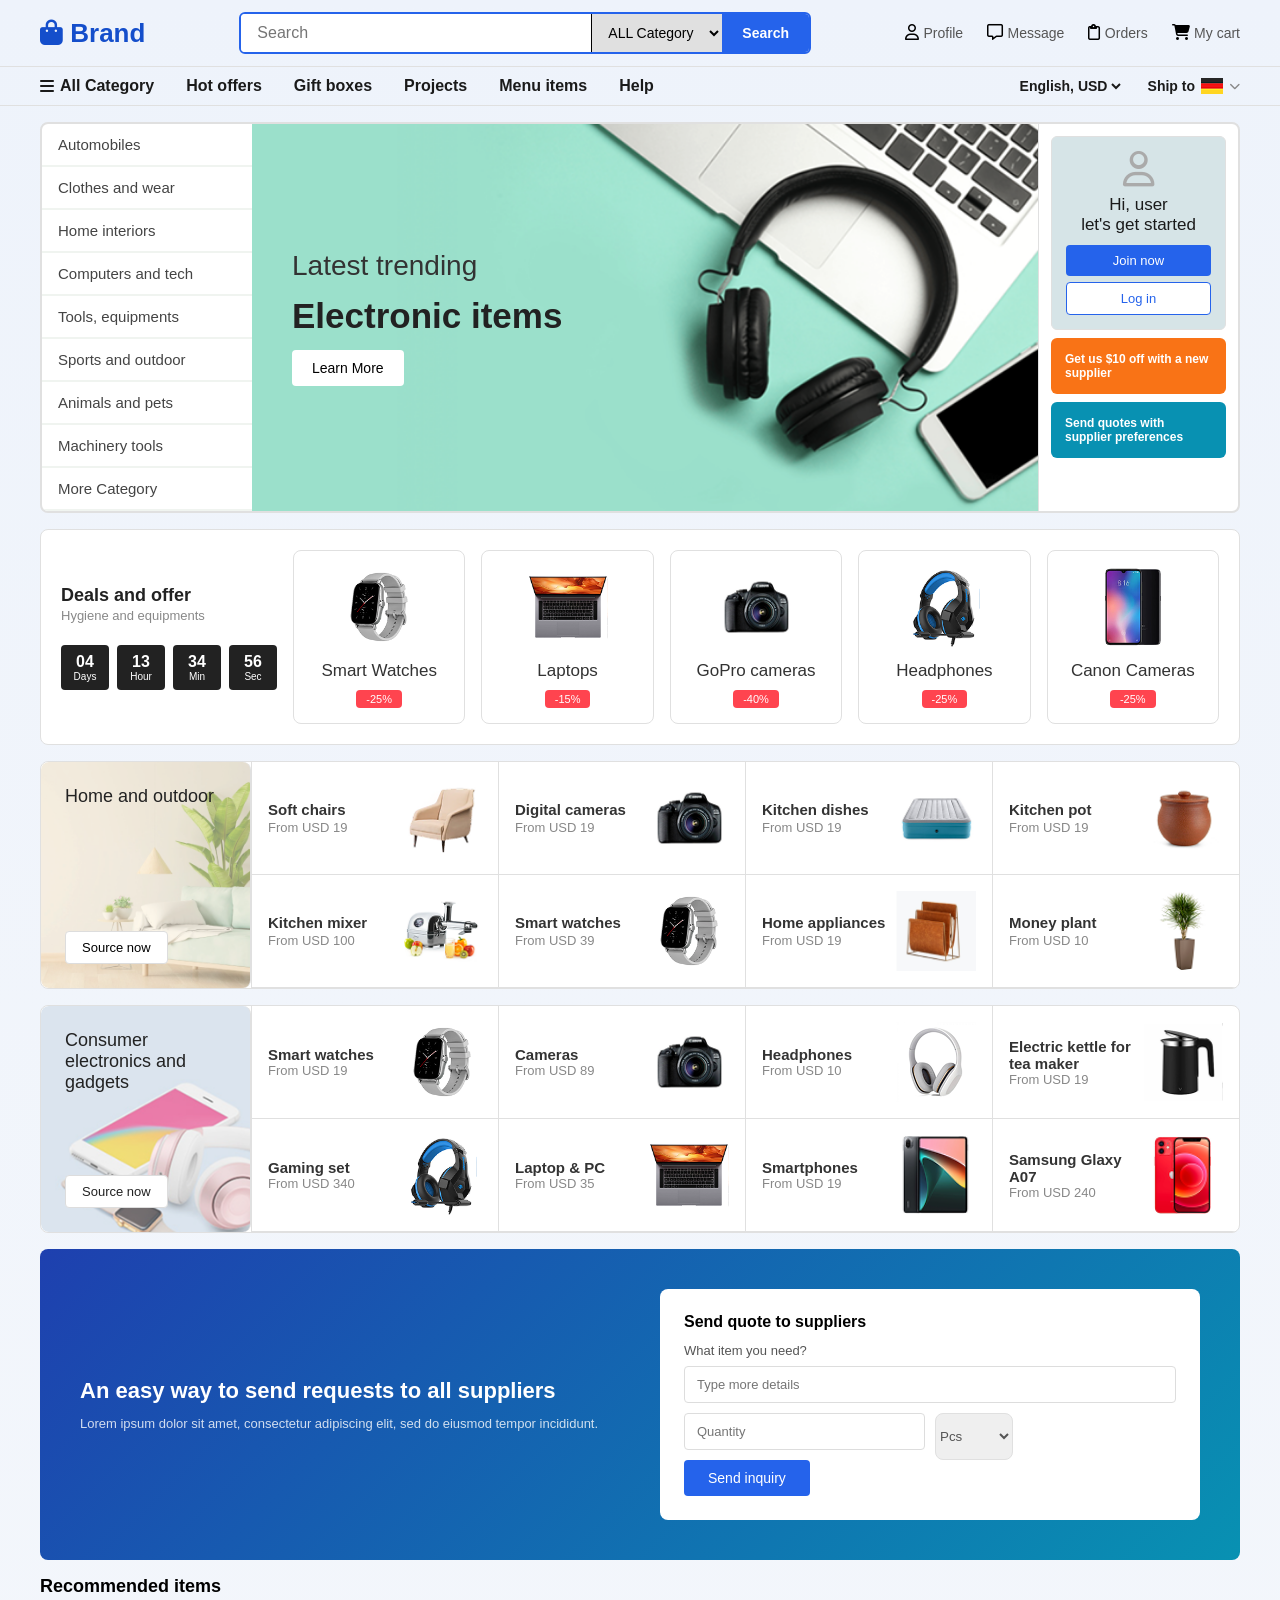
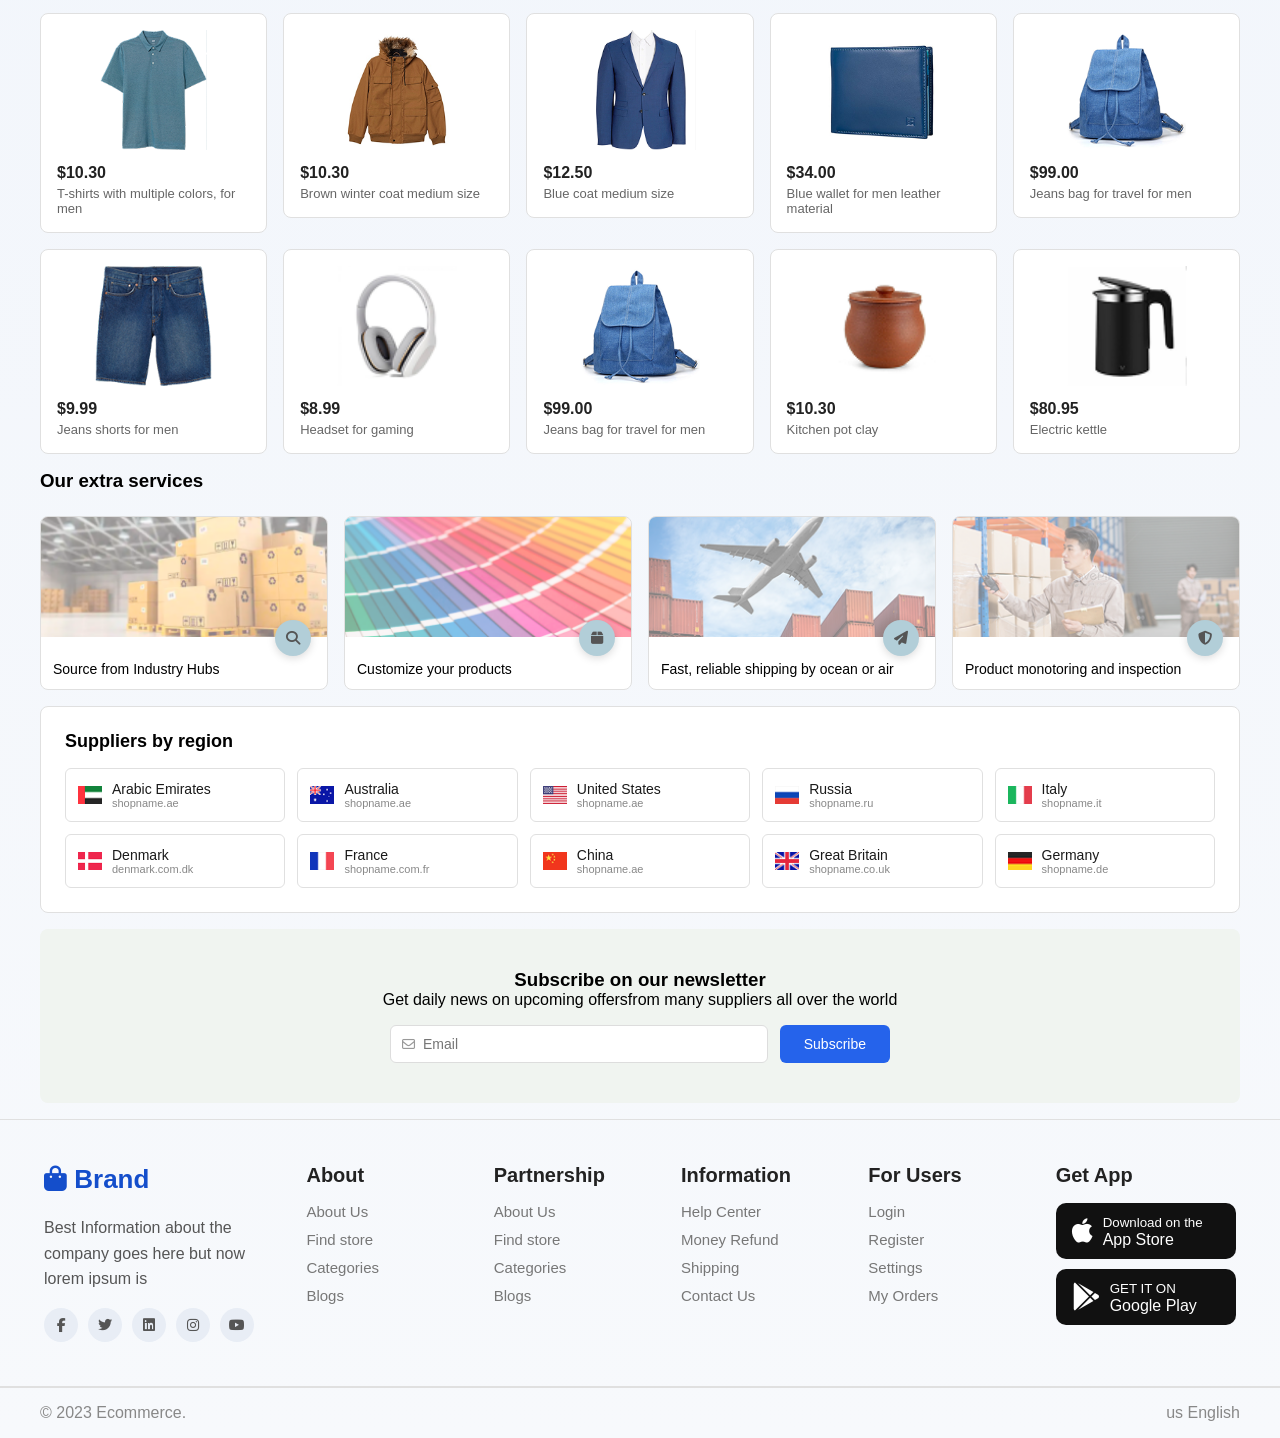
<file: index.html>
<!DOCTYPE html>
<html lang="en">

<head>
    <meta charset="UTF-8">
    <meta name="viewport" content="width=device-width, initial-scale=1.0">
    <title>Ecommerece - Brand</title>
    <link rel="stylesheet" href="https://cdnjs.cloudflare.com/ajax/libs/font-awesome/6.5.0/css/all.min.css" />
    <link rel="stylesheet" href="style.css" />
</head>

<body>
    <header>
        <!--row 1 -->
        <div class="top_bar">

            <!-- logo -->
            <a href="index.html" style="text-decoration:none; color:inherit;">
                <div class="logo">
                    <i class="fa-solid fa-bag-shopping"></i>
                    <span> Brand </span>
                </div>
            </a>
            <!--search  bar-->
            <div class="Search_bar">
                <input type="text" placeholder="Search" />
                <select>
                    <option>ALL Category</option>
                </select>
                <button>Search</button>
            </div>

            <div class="top-icons">
                <div class="icon-item">
                    <i class="fa-regular fa-user"></i>
                    <span>Profile</span>
                </div>
                <div class="icon-item">
                    <i class="fa-regular fa-message"></i>
                    <span>Message</span>
                </div>
                <div class="icon-item">
                    <i class="fa-regular fa-clipboard"></i>
                    <span>Orders</span>
                </div>
                <div class="icon-item">
                    <i class="fa-solid fa-cart-shopping"></i>
                    <span>My cart</span>
                </div>
            </div>
        </div>
        <!--ROw 2-->
        <nav class="navbar">
            <div class="nav-all-category" onclick="toggleDropdown()">
                <i class="fa-solid fa-bars"></i> All Category
                <div class="category-dropdown" id="categoryDropdown">
                    <a href="#">Electronics</a>
                    <a href="#">Clothing</a>
                    <a href="#">Home & Garden</a>
                    <a href="#">Sports</a>
                    <a href="#">Toys</a>
                </div>
            </div>

            <a href="#">Hot offers</a>
            <a href="#">Gift boxes</a>
            <a href="#">Projects</a>
            <a href="#">Menu items</a>
            <a href="#">Help</a>

            <div class="nav-right">
                <select>
                    <option>English, USD</option>
                </select>
                <span class="ship-to">
                    Ship to
                    <img src="images/DE@2x.png" alt="Germany" class="flag-icon" />
                    <i class="fa-solid fa-chevron-down"></i>
                </span>

            </div>

        </nav>
    </header>

    <main>
        <section class="hero">
            <div class="hero-categories">
                <ul>
                    <li>Automobiles</li>
                    <li>Clothes and wear</li>
                    <li>Home interiors</li>
                    <li>Computers and tech</li>
                    <li>Tools, equipments</li>
                    <li>Sports and outdoor</li>
                    <li>Animals and pets</li>
                    <li>Machinery tools</li>
                    <li>More Category</li>
                </ul>
            </div>
            <!--Middle banner-->
            <div class="hero-banner">
                <h2>Latest trending</h2>
                <h1>Electronic items</h1>
                <button class="learn-btn">Learn More</button>
            </div>
            <!--Right login + Offers-->
            <div class="hero-right">
                <div class="login-box">
                    <i class="fa-regular fa-user user-icon"></i>
                    <p>Hi, user</p>
                    <p>let's get started</p>
                    <button class="join-btn">Join now</button>
                    <button class="log-btn">Log in</button>
                </div>
                <div class="offer-box">
                    <p>Get us $10 off with a new supplier</p>
                </div>
                <div class="offer-box-teal">
                    <p>Send quotes with supplier preferences</p>
                </div>
            </div>


        </section>
        <!--Deals and offer-->
        <section class="Deals-section">
            <div class="deals-grid-wrapper">
                <div class="deals-header-compact">
                    <div>
                        <h3>Deals and offer</h3>
                        <p>Hygiene and equipments</p>
                    </div>
                    <div class="timer">
                        <div class="timer-box">04<small>Days</small></div>
                        <div class="timer-box">13<small>Hour</small></div>
                        <div class="timer-box">34<small>Min</small></div>
                        <div class="timer-box">56<small>Sec</small></div>
                    </div>
                </div>
                <div class="deal-card">
                    <img src="images/8.png" alt="Smart watches" />
                    <p>Smart Watches</p>
                    <span class="discount-badge">-25%</span>
                </div>

                <div class="deal-card">
                    <img src="images/image 34.png" alt="Laptops" />
                    <p>Laptops</p>
                    <span class="discount-badge">-15%</span>
                </div>

                <div class="deal-card">
                    <img src="images/6.png" alt="GoPro cameras" />
                    <p>GoPro cameras</p>
                    <span class="discount-badge">-40%</span>
                </div>

                <div class="deal-card">
                    <img src="images/image 29.png" alt="Headphones" />
                    <p>Headphones</p>
                    <span class="discount-badge">-25%</span>
                </div>

                <div class="deal-card">
                    <img src="images/image 23.png" alt="Canon cameras" />
                    <p>Canon Cameras</p>
                    <span class="discount-badge">-25%</span>
                </div>

            </div>

        </section>
        <!--Home and Category section-->
        <section class="category-section">
            <div class="category-left"
                style="background-image: url('images/Group 969.png'); background-size: cover; background-position: center; padding: 24px; border-radius: 8px; height: 100%; display: flex; flex-direction: column; justify-content: space-between;">
                <h3 style="color: #222; font-weight: 500; font-size: 18px;">Home and outdoor</h3>
                <a href="products.html" class="source-btn"
                    style="text-decoration:none; display:inline-block; width: fit-content; color: black;font-weight: 500;">Source
                    now</a>
            </div>
            <div class="category-grid">
                <div class="category-item">
                    <div>
                        <p>Soft chairs</p>
                        <small>From USD 19</small>
                    </div>
                    <img src="images/1.png" alt="chair" />
                </div>

                <div class="category-item">
                    <div>
                        <p>Digital cameras</p>
                        <small>From USD 19</small>
                    </div>
                    <img src="images/6.png" alt="sofa" />
                </div>

                <div class="category-item">
                    <div>
                        <p>Kitchen dishes</p>
                        <small>From USD 19</small>
                    </div>
                    <img src="images/image 93.png" alt="dishes" />
                </div>

                <div class="category-item">
                    <div>
                        <p>Kitchen pot</p>
                        <small>From USD 19</small>
                    </div>
                    <img src="images/3.png" alt="watch" />
                </div>

                <div class="category-item">
                    <div>
                        <p>Kitchen mixer</p>
                        <small>From USD 100</small>
                    </div>
                    <img src="images/9.png" alt="mixer" />
                </div>


                <div class="category-item">
                    <div>
                        <p>Smart watches</p>
                        <small>From USD 39</small>
                    </div>
                    <img src="images/8.png" alt="chair" />
                </div>


                <div class="category-item">
                    <div>
                        <p>Home appliances</p>
                        <small>From USD 19</small>
                    </div>
                    <img src="images/7.png" alt="chair" />
                </div>


                <div class="category-item">
                    <div>
                        <p>Money plant</p>
                        <small>From USD 10</small>
                    </div>
                    <img src="images/image 89.png" alt="chair" />
                </div>








            </div>

        </section>

        <!--Consumer Electric and Gadgets section-->
        <section class="consumer-section">
            <div class="consumner-left"
                style="background-image: url('images/image 98.png'); background-size: cover; background-position: center; padding: 24px; border-radius: 8px; height: 100%; display: flex; flex-direction: column; justify-content: space-between;">
                <h3 style="color: #222; font-weight: 500; font-size: 18px;">Consumer electronics and gadgets</h3>
                <a href="products.html" class="source-btn"
                    style="text-decoration:none; display:inline-block; width: fit-content;font-weight: 500;">Source
                    now</a>
            </div>
            <div class="consumer-grid">
                <div class="consumer-item">
                    <div>
                        <p>Smart watches</p>
                        <small>From USD 19</small>
                    </div>
                    <img src="images/8.png" alt="Camera" />
                </div>

                <div class="consumer-item">
                    <div>
                        <p>Cameras</p>
                        <small>From USD 89</small>
                    </div>
                    <img src="images/6.png" alt="Camera" />
                </div>

                <div class="consumer-item">
                    <div>
                        <p>Headphones</p>
                        <small>From USD 10</small>
                    </div>
                    <img src="images/image 86.png" alt="Headphones" />
                </div>

                <div class="consumer-item">
                    <div>
                        <p>Electric kettle for tea maker</p>
                        <small>From USD 19</small>
                    </div>
                    <img src="images/image 85.png" alt="Camera" />
                </div>

                <div class="consumer-item">
                    <div>
                        <p>Gaming set</p>
                        <small>From USD 340</small>
                    </div>
                    <img src="images/image 29.png" alt="Camera" />
                </div>

                <div class="consumer-item">
                    <div>
                        <p>Laptop & PC</p>
                        <small>From USD 35</small>
                    </div>
                    <img src="images/image 34.png" alt="Camera" />
                </div>

                <div class="consumer-item">
                    <div>
                        <p>Smartphones</p>
                        <small>From USD 19</small>
                    </div>
                    <img src="images/image 32.png" alt="Camera" />
                </div>

                <div class="consumer-item">
                    <div>
                        <p>Samsung Glaxy A07</p>
                        <small>From USD 240</small>
                    </div>
                    <img src="images/image 33.png" alt="Camera" />
                </div>
            </div>
        </section>

        <!--Quote section-->
        <!-- Send Quote Section -->
        <section class="quote-section">
            <div class="quote-left">
                <h3>An easy way to send requests to all suppliers</h3>
                <p>Lorem ipsum dolor sit amet, consectetur adipiscing elit, sed do eiusmod tempor incididunt.</p>
            </div>
            <div class="quote-right">
                <h4>Send quote to suppliers</h4>
                <p>What item you need?</p>
                <input type="text" placeholder="Type more details" />
                <div class="quote-row">
                    <input type="text" placeholder="Quantity" />
                    <select>
                        <option>Pcs</option>
                    </select>
                </div>
                <button class="send-btn">Send inquiry</button>
            </div>
        </section>

        <!--Recommended items-->
        <section class="recommended">
            <h3>Recommended items</h3>
            <div class="product-grid">
                <a href="product-detail.html" style="text-decoration: none; color: inherit;">
                    <div class="product-card">
                        <img src="images/Bitmap.png" alt="" />
                        <div class="price">$10.30</div>
                        <div class="pname">T-shirts with multiple colors, for men</div>
                    </div>
                </a>
                <a href="product-detail.html" style="text-decoration: none; color: inherit;">
                    <div class="product-card">
                        <img src="images/2 1.png" alt="" />
                        <div class="price">$10.30</div>
                        <div class="pname">Brown winter coat medium size</div>
                    </div>
                </a>
                <a href="product-detail.html" style="text-decoration: none; color: inherit;">
                    <div class="product-card">
                        <img src="images/image 30.png" alt="" />
                        <div class="price">$12.50</div>
                        <div class="pname">Blue coat medium size</div>
                    </div>
                </a>
                <a href="product-detail.html" style="text-decoration: none; color: inherit;">
                    <div class="product-card">
                        <img src="images/image 24.png" alt="" />
                        <div class="price">$34.00</div>
                        <div class="pname">Blue wallet for men leather material</div>
                    </div>
                </a>
                <a href="product-detail.html" style="text-decoration: none; color: inherit;">
                    <div class="product-card">
                        <img src="images/image 26.png" alt="" />
                        <div class="price">$99.00</div>
                        <div class="pname">Jeans bag for travel for men</div>
                    </div>
                </a>
                <a href="product-detail.html" style="text-decoration: none; color: inherit;">
                    <div class="product-card">
                        <img src="images/Bitmap (2).png" alt="" />
                        <div class="price">$9.99</div>
                        <div class="pname">Jeans shorts for men</div>
                    </div>
                </a>
                <a href="product-detail.html" style="text-decoration: none; color: inherit;">
                    <div class="product-card">
                        <img src="images/image 86.png" alt="" />
                        <div class="price">$8.99</div>
                        <div class="pname">Headset for gaming</div>
                    </div>
                </a>
                <a href="product-detail.html" style="text-decoration: none; color: inherit;">
                    <div class="product-card">
                        <img src="images/image 26.png" alt="" />
                        <div class="price">$99.00</div>
                        <div class="pname">Jeans bag for travel for men</div>
                    </div>
                </a>
                <a href="product-detail.html" style="text-decoration: none; color: inherit;">
                    <div class="product-card">
                        <img src="images/3.png" alt="" />
                        <div class="price">$10.30</div>
                        <div class="pname">Kitchen pot clay</div>
                    </div>
                </a>
                <a href="product-detail.html" style="text-decoration: none; color: inherit;">
                    <div class="product-card">
                        <img src="images/image 85.png" alt="" />
                        <div class="price">$80.95</div>
                        <div class="pname">Electric kettle</div>
                    </div>
                </a>



            </div>

        </section>

        <!--EXtra service section-->
        <section class="services-section">
            <div class="service-heading">
                <h3>Our extra services</h3>
            </div>
            <div class="service-item">
                <div class="service-img-wrap">
                    <img src="images/box.png" alt="service" />
                    <div class="service-icon"><i class="fa-solid fa-magnifying-glass"></i></div>
                </div>
                <p>Source from Industry Hubs</p>
            </div>
            <div class="service-item">
                <div class="service-img-wrap">
                    <img src="images/Mask group (1).png" alt="service" />
                    <div class="service-icon"><i class="fa-solid fa-box"></i></div>
                </div>
                <p>Customize your products</p>
            </div>
            <div class="service-item">
                <div class="service-img-wrap">
                    <img src="images/image 106.png" alt="service" />
                    <div class="service-icon"><i class="fa-solid fa-paper-plane"></i></div>
                </div>
                <p>Fast, reliable shipping by ocean or air</p>
            </div>
            <div class="service-item">
                <div class="service-img-wrap">
                    <img src="images/image 107.png" alt="service" />
                    <div class="service-icon"><i class="fa-solid fa-shield-halved"></i></div>
                </div>
                <p>Product monotoring and inspection</p>
            </div>
        </section>
        <!--Suppliers by region-->
        <section class="suppliers-section">
            <h3>Suppliers by region</h3>
            <div class="suppliers-grid">
                <div class="supplier-item">
                    <img src="images/AE@2x.png" alt="UAE" />
                    <div>
                        <p>Arabic Emirates</p>
                        <small>shopname.ae</small>
                    </div>
                </div>
                <div class="supplier-item">
                    <img src="images/icon.png" alt="Australia" />
                    <div>
                        <p>Australia</p>
                        <small>shopname.ae</small>
                    </div>
                </div>
                <div class="supplier-item">
                    <img src="images/US@2x.png" alt="USA" />
                    <div>
                        <p>United States</p>
                        <small>shopname.ae</small>
                    </div>
                </div>
                <div class="supplier-item">
                    <img src="images/RU@2x.png" alt="Russia" />
                    <div>
                        <p>Russia</p>
                        <small>shopname.ru</small>
                    </div>
                </div>
                <div class="supplier-item">
                    <img src="images/IT@2x.png" alt="Italy" />
                    <div>
                        <p>Italy</p>
                        <small>shopname.it</small>
                    </div>
                </div>
                <div class="supplier-item">
                    <img src="images/DK@2x.png" alt="Denmark" />
                    <div>
                        <p>Denmark</p>
                        <small>denmark.com.dk</small>
                    </div>
                </div>
                <div class="supplier-item">
                    <img src="images/FR@2x.png" alt="France" />
                    <div>
                        <p>France</p>
                        <small>shopname.com.fr</small>
                    </div>
                </div>
                <div class="supplier-item">
                    <img src="images/CN@2x.png" alt="China" />
                    <div>
                        <p>China</p>
                        <small>shopname.ae</small>
                    </div>
                </div>
                <div class="supplier-item">
                    <img src="images/GB@2x.png" alt="Great Britain" />
                    <div>
                        <p>Great Britain</p>
                        <small>shopname.co.uk</small>
                    </div>
                </div>
                <div class="supplier-item">
                    <img src="images/DE@2x.png" alt="Germany" />
                    <div>
                        <p>Germany</p>
                        <small>shopname.de</small>
                    </div>
                </div>
            </div>
        </section>

        <!--section newsletter-->
        <section class="news-letter">
            <h3>Subscribe on our newsletter</h3>
            <p>Get daily news on upcoming offersfrom many suppliers all over the world</p>
            <div class="newsletter-form">
                <div class="email-input-wrap">
                    <i class="fa-regular fa-envelope"></i>
                    <input type="email" placeholder="Email" />
                </div>
                <button>Subscribe</button>
            </div>
        </section>
    </main>


    <footer>
        <div class="footer-top">
            <!--Brand info-->
            <div class="footer-brand">
                <div class="logo">
                    <i class="fa-solid fa-bag-shopping"></i>
                    <span>Brand</span>
                </div>
                <p>Best Information about the company goes here but now lorem ipsum is</p>
                <div class="social-icons">
                    <a href="#"><i class="fa-brands fa-facebook-f"></i></a>
                    <a href="#"><i class="fa-brands fa-twitter"></i></a>
                    <a href="#"><i class="fa-brands fa-linkedin"></i></a>
                    <a href="#"><i class="fa-brands fa-instagram"></i></a>
                    <a href="#"><i class="fa-brands fa-youtube"></i></a>

                </div>
            </div>
            <div class="footer-col">
                <h4>About</h4>
                <ul>
                    <li><a href="#">About Us</a></li>
                    <li><a href="#">Find store</a></li>
                    <li><a href="#">Categories</a></li>
                    <li><a href="#">Blogs</a></li>
                </ul>
            </div>
            <div class="footer-col">
                <h4>Partnership</h4>
                <ul>
                    <li><a href="#">About Us</a></li>
                    <li><a href="#">Find store</a></li>
                    <li><a href="#">Categories</a></li>
                    <li><a href="#">Blogs</a></li>
                </ul>
            </div>
            <div class="footer-col">
                <h4>Information</h4>
                <ul>
                    <li><a href="#">Help Center</a></li>
                    <li><a href="#">Money Refund</a></li>
                    <li><a href="#">Shipping</a></li>
                    <li><a href="#">Contact Us</a></li>

                </ul>
            </div>
            <div class="footer-col">
                <h4>For Users</h4>
                <ul>
                    <li><a href="#">Login</a></li>
                    <li><a href="#">Register</a></li>
                    <li><a href="#">Settings</a></li>
                    <li><a href="#">My Orders</a></li>
                </ul>

            </div>
            <div class="footer-col">
                <h4>Get App</h4>
                <a href="#" class="app-button">
                    <i class="fa-brands fa-apple"></i>
                    <div>
                        <small>Download on the</small>
                        <span>App Store</span>
                    </div>
                </a>
                <a href="#" class="app-button">
                    <i class="fa-brands fa-google-play"></i>
                    <div>
                        <small>GET IT ON</small>
                        <span>Google Play</span>
                    </div>
                </a>

            </div>

        </div>
        <div class="footer-bottom">
            <span>© 2023 Ecommerce.</span>
            <span>us English</span>
        </div>

    </footer>

    <script>
        function toggleDropdown() {
            document.getElementById('categoryDropdown').classList.toggle('show');
        }
    </script>
</body>

</html>
</file>
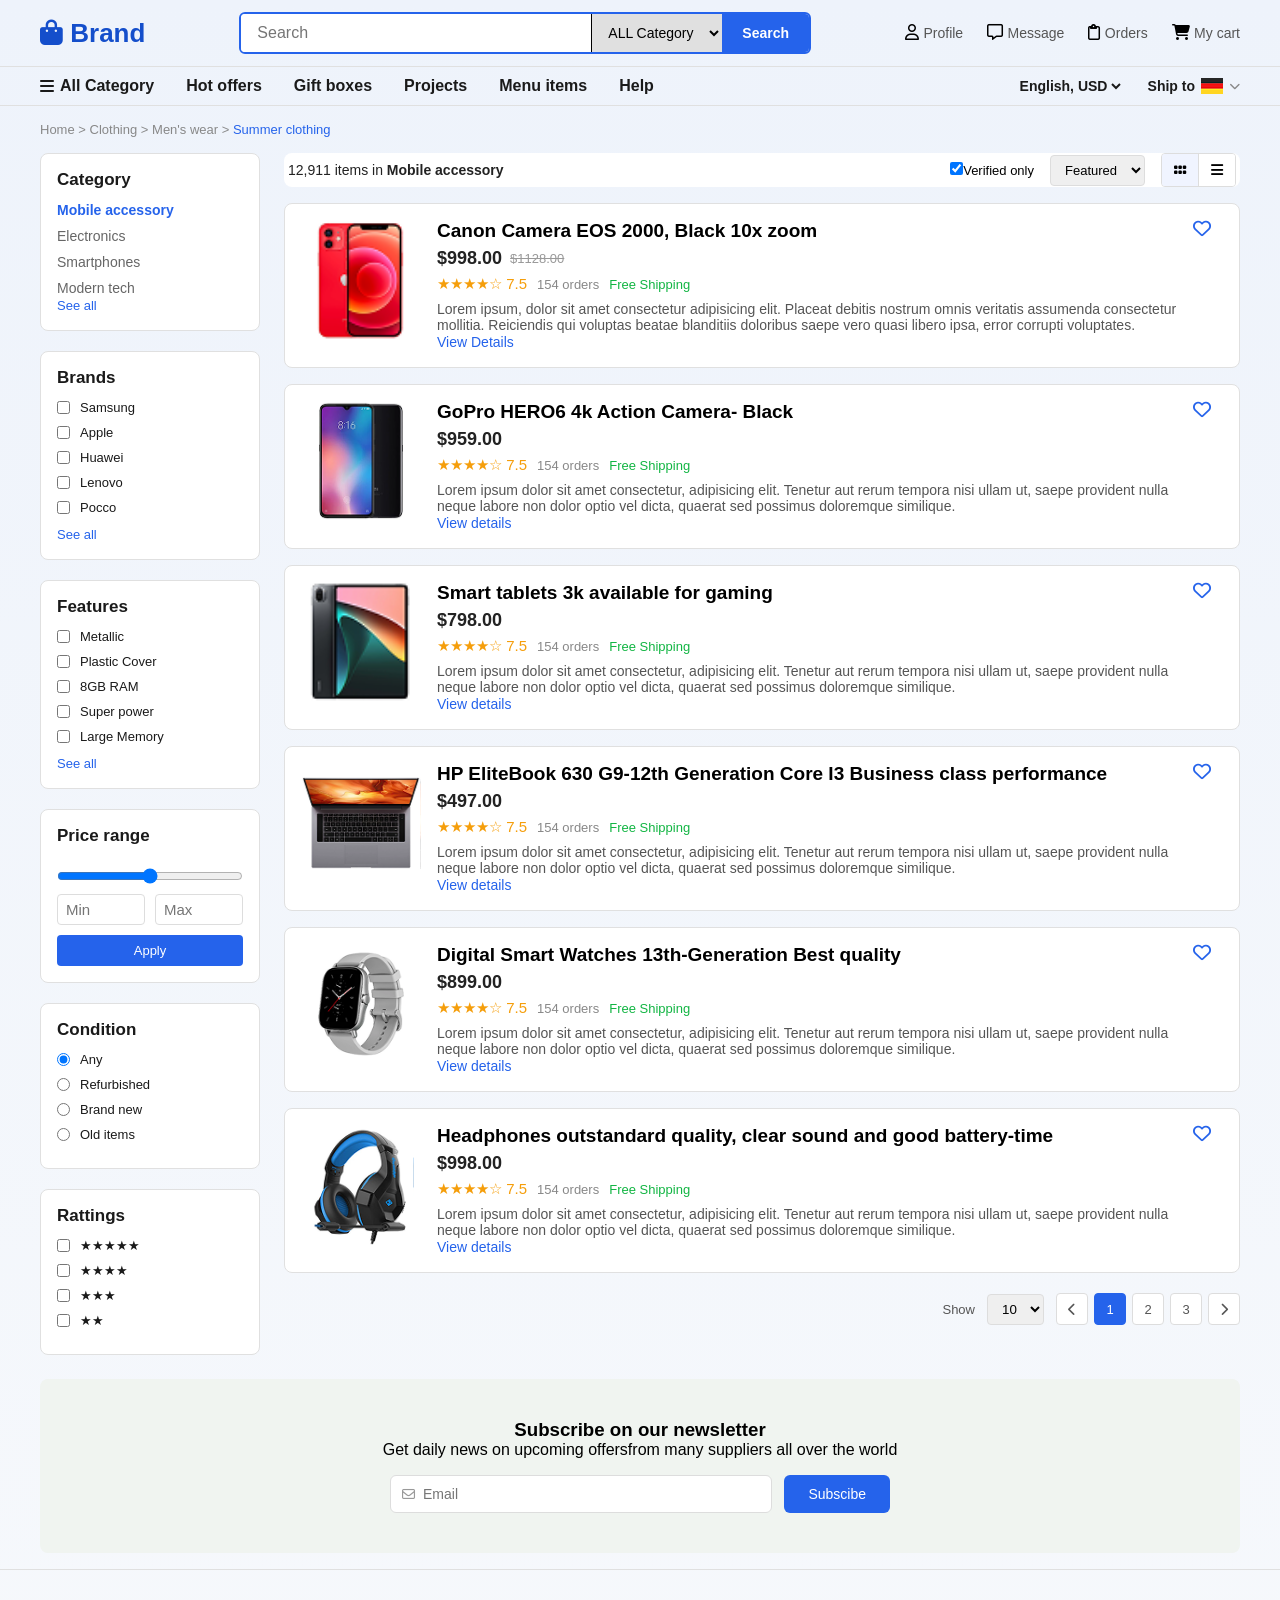
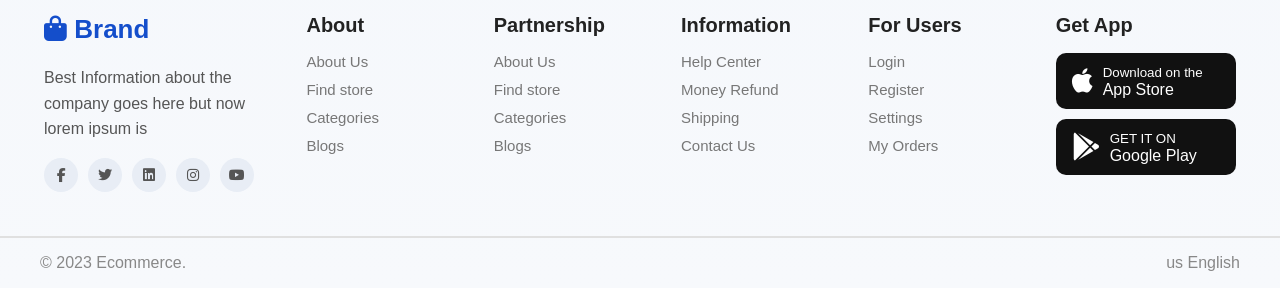
<file: products.html>
<!DOCTYPE html>
<html lang="en">

<head>
    <meta charset="UTF-8">
    <meta name="viewport" content="width=device-width, initial-scale=1.0">
    <title>Ecommerce - Products</title>
    <link rel="stylesheet" href="https://cdnjs.cloudflare.com/ajax/libs/font-awesome/6.5.0/css/all.min.css" />
    <link rel="stylesheet" href="style.css" />
</head>

<body>
    <header>
        <!--row 1 -->
        <div class="top_bar">

            <!-- logo -->
            <a href="index.html" style="text-decoration:none; color:inherit;">
                <div class="logo">
                    <i class="fa-solid fa-bag-shopping"></i>
                    <span> Brand </span>
                </div>
            </a>
            <!--search  bar-->
            <div class="Search_bar">
                <input type="text" placeholder="Search" />
                <select>
                    <option>ALL Category</option>
                </select>
                <button>Search</button>
            </div>

            <div class="top-icons">
                <div class="icon-item">
                    <i class="fa-regular fa-user"></i>
                    <span>Profile</span>
                </div>
                <div class="icon-item">
                    <i class="fa-regular fa-message"></i>
                    <span>Message</span>
                </div>
                <div class="icon-item">
                    <i class="fa-regular fa-clipboard"></i>
                    <span>Orders</span>
                </div>
                <div class="icon-item">
                    <i class="fa-solid fa-cart-shopping"></i>
                    <span>My cart</span>
                </div>
            </div>
        </div>
        <!--ROw 2-->
        <nav class="navbar">
            <div class="nav-all-category" onclick="toggleDropdown()">
                <i class="fa-solid fa-bars"></i> All Category
                <div class="category-dropdown" id="categoryDropdown">
                    <a href="#">Electronics</a>
                    <a href="#">Clothing</a>
                    <a href="#">Home & Garden</a>
                    <a href="#">Sports</a>
                    <a href="#">Toys</a>
                </div>
            </div>
            <a href="#">Hot offers</a>
            <a href="#">Gift boxes</a>
            <a href="#">Projects</a>
            <a href="#">Menu items</a>
            <a href="#">Help</a>

            <div class="nav-right">
                <select>
                    <option>English, USD</option>
                </select>
                <span class="ship-to">
                    Ship to
                    <img src="images/DE@2x.png" alt="Germany" class="flag-icon" />
                    <i class="fa-solid fa-chevron-down"></i>
                </span>

            </div>

        </nav>
    </header>

    <main>
        <div class="breadcrumb">
            <a href="index.html">Home</a> > <a href="#">Clothing</a> > <a href="#">Men's wear</a> > <span>Summer
                clothing</span>
        </div>

        <div class="products-page">
            <aside class="filters-sidebar">
                <div class="filter-group">
                    <h4>Category</h4>
                    <ul class="category-list">
                        <li class="active">Mobile accessory</li>
                        <li>Electronics</li>
                        <li>Smartphones</li>
                        <li>Modern tech</li>
                    </ul>
                    <a href="#" class="see-all">See all</a>
                </div>
                <div class="filter-group">
                    <h4>Brands</h4>
                    <label><input type="checkbox" />Samsung</label>
                    <label><input type="checkbox" /> Apple</label>
                    <label><input type="checkbox" /> Huawei</label>
                    <label><input type="checkbox" /> Lenovo</label>
                    <label><input type="checkbox" /> Pocco</label>

                    <a href="#" class="see-all">See all</a>
                </div>

                <div class="filter-group">
                    <h4>Features</h4>
                    <label><input type="checkbox" /> Metallic</label>
                    <label><input type="checkbox" />Plastic Cover</label>
                    <label><input type="checkbox" />8GB RAM</label>
                    <label><input type="checkbox" />Super power</label>
                    <label><input type="checkbox" />Large Memory</label>
                    <a href="#" class="see-all">See all</a>
                </div>
                <div class="filter-group">
                    <h4>Price range</h4>
                    <input type="range" min="0" max="999999" class="price-slider" />
                    <div class="price-inputs">
                        <input type="text" placeholder="Min" />
                        <input type="text" placeholder="Max" />
                    </div>
                    <button class="apply-btn">Apply</button>
                </div>

                <div class="filter-group">
                    <h4>Condition</h4>
                    <label><input type="radio" name="condition" checked /> Any</label>
                    <label><input type="radio" name="condition" /> Refurbished</label>
                    <label><input type="radio" name="condition" /> Brand new</label>
                    <label><input type="radio" name="condition" /> Old items</label>
                </div>

                <div class="filter-group">
                    <h4>Rattings</h4>
                    <label><input type="checkbox" />★★★★★</label>
                    <label><input type="checkbox" />★★★★</label>
                    <label><input type="checkbox" />★★★</label>
                    <label><input type="checkbox" />★★</label>
                </div>

            </aside>

            <!--Right side products-->
            <div class="products-list">
                <div class="product-header">
                    <p>12,911 items in <strong>Mobile accessory</strong></p>
                    <div class="header-right">
                        <label><input type="checkbox" checked />Verified only</label>
                        <select>
                            <option>Featured</option>
                        </select>
                        <div class="view-toggle">
                            <button class="view-btn active" onclick="setView('grid', this)"><i
                                    class="fa-solid fa-grip"></i></button>
                            <button class="view-btn" onclick="setView('list', this)"><i
                                    class="fa-solid fa-bars"></i></button>
                        </div>
                    </div>
                </div>
                <div class="product-list-items" id="productList">
                    <div class="product-row">
                        <img src="images/image 33.png" alt="product" />
                        <div class="product-info">
                            <h4>Canon Camera EOS 2000, Black 10x zoom</h4>
                            <div class="price-row">
                                <span class="price">$998.00</span>
                                <span class="old-price">$1128.00</span>
                            </div>
                            <div class="rating-row">
                                <span class="stars">★★★★☆ 7.5</span>
                                <span class="orders">154 orders</span>
                                <span class="shipping">Free Shipping</span>
                            </div>
                            <p class="discription">Lorem ipsum, dolor sit amet consectetur adipisicing elit. Placeat
                                debitis nostrum omnis veritatis assumenda consectetur mollitia. Reiciendis qui voluptas
                                beatae blanditiis doloribus saepe vero quasi libero ipsa, error corrupti voluptates.</p>
                            <a href="product-detail.html" class="view-details">View Details</a>
                        </div>
                        <i class="fa-regular   fa-heart wishlist-icon"></i>
                    </div>

                    <div class="product-row">
                        <img src="images/image 23.png" />
                        <div class="product-info">
                            <h4>GoPro HERO6 4k Action Camera- Black</h4>
                            <div class="price-row">
                                <span class="price">$959.00</span>
                            </div>

                            <div class="rating-row">
                                <span class="stars">★★★★☆ 7.5</span>
                                <span class="orders">154 orders</span>
                                <span class="shipping">Free Shipping</span>
                            </div>
                            <p class="discription">Lorem ipsum dolor sit amet consectetur, adipisicing elit. Tenetur aut
                                rerum tempora nisi ullam ut, saepe provident nulla neque labore non dolor optio vel
                                dicta, quaerat sed possimus doloremque similique.</p>
                            <a href="product-detail.html" class="view-details">View details</a>
                        </div>
                        <i class="fa-regular fa-heart wishlist-icon"></i>
                    </div>

                    <div class="product-row">
                        <img src="images/image 32.png" />
                        <div class="product-info">
                            <h4>Smart tablets 3k available for gaming</h4>
                            <div class="price-row">
                                <span class="price">$798.00</span>
                            </div>

                            <div class="rating-row">
                                <span class="stars">★★★★☆ 7.5</span>
                                <span class="orders">154 orders</span>
                                <span class="shipping">Free Shipping</span>
                            </div>
                            <p class="discription">Lorem ipsum dolor sit amet consectetur, adipisicing elit. Tenetur aut
                                rerum tempora nisi ullam ut, saepe provident nulla neque labore non dolor optio vel
                                dicta, quaerat sed possimus doloremque similique.</p>
                            <a href="product-detail.html" class="view-details">View details</a>
                        </div>
                        <i class="fa-regular fa-heart wishlist-icon"></i>
                    </div>

                    <div class="product-row">
                        <img src="images/image 34.png" />
                        <div class="product-info">
                            <h4>HP EliteBook 630 G9-12th Generation Core I3 Business class performance</h4>
                            <div class="price-row">
                                <span class="price">$497.00</span>
                            </div>

                            <div class="rating-row">
                                <span class="stars">★★★★☆ 7.5</span>
                                <span class="orders">154 orders</span>
                                <span class="shipping">Free Shipping</span>
                            </div>
                            <p class="discription">Lorem ipsum dolor sit amet consectetur, adipisicing elit. Tenetur aut
                                rerum tempora nisi ullam ut, saepe provident nulla neque labore non dolor optio vel
                                dicta, quaerat sed possimus doloremque similique.</p>
                            <a href="product-detail.html" class="view-details">View details</a>
                        </div>
                        <i class="fa-regular fa-heart wishlist-icon"></i>
                    </div>

                    <div class="product-row">
                        <img src="images/8.png" />
                        <div class="product-info">
                            <h4>Digital Smart Watches 13th-Generation Best quality</h4>
                            <div class="price-row">
                                <span class="price">$899.00</span>
                            </div>

                            <div class="rating-row">
                                <span class="stars">★★★★☆ 7.5</span>
                                <span class="orders">154 orders</span>
                                <span class="shipping">Free Shipping</span>
                            </div>
                            <p class="discription">Lorem ipsum dolor sit amet consectetur, adipisicing elit. Tenetur aut
                                rerum tempora nisi ullam ut, saepe provident nulla neque labore non dolor optio vel
                                dicta, quaerat sed possimus doloremque similique.</p>
                            <a href="product-detail.html" class="view-details">View details</a>
                        </div>
                        <i class="fa-regular fa-heart wishlist-icon"></i>
                    </div>

                    <div class="product-row">
                        <img src="images/image 29.png" />
                        <div class="product-info">
                            <h4>Headphones outstandard quality, clear sound and good battery-time</h4>
                            <div class="price-row">
                                <span class="price">$998.00</span>
                            </div>

                            <div class="rating-row">
                                <span class="stars">★★★★☆ 7.5</span>
                                <span class="orders">154 orders</span>
                                <span class="shipping">Free Shipping</span>
                            </div>
                            <p class="discription">Lorem ipsum dolor sit amet consectetur, adipisicing elit. Tenetur aut
                                rerum tempora nisi ullam ut, saepe provident nulla neque labore non dolor optio vel
                                dicta, quaerat sed possimus doloremque similique.</p>
                            <a href="product-detail.html" class="view-details">View details</a>
                        </div>
                        <i class="fa-regular fa-heart wishlist-icon"></i>
                    </div>
                </div>
                <div class="pagination">
                    <span>Show</span>
                    <select>
                        <option>10</option>
                        <option>20</option>
                        <option>50</option>
                    </select>
                    <div class="page-numbers">
                        <button class="page-btn"><i class="fa-solid fa-chevron-left"></i></button>
                        <button class="page-btn active">1</button>
                        <button class="page-btn">2</button>
                        <button class="page-btn">3</button>
                        <button class="page-btn"><i class="fa-solid fa-chevron-right"></i></button>

                    </div>
                </div>

            </div>
        </div>


        <section class="news-letter">
            <h3>Subscribe on our newsletter</h3>
            <p>Get daily news on upcoming offersfrom many suppliers all over the world</p>
            <div class="newsletter-form">
                <div class="email-input-wrap">
                    <i class="fa-regular fa-envelope"></i>
                    <input type="email" placeholder="Email" />
                </div>
                <button>Subscibe</button>
            </div>
        </section>

    </main>
    <footer>
        <div class="footer-top">
            <!--Brand info-->
            <div class="footer-brand">
                <div class="logo">
                    <i class="fa-solid fa-bag-shopping"></i>
                    <span>Brand</span>
                </div>
                <p>Best Information about the company goes here but now lorem ipsum is</p>
                <div class="social-icons">
                    <a href="#"><i class="fa-brands fa-facebook-f"></i></a>
                    <a href="#"><i class="fa-brands fa-twitter"></i></a>
                    <a href="#"><i class="fa-brands fa-linkedin"></i></a>
                    <a href="#"><i class="fa-brands fa-instagram"></i></a>
                    <a href="#"><i class="fa-brands fa-youtube"></i></a>

                </div>
            </div>
            <div class="footer-col">
                <h4>About</h4>
                <ul>
                    <li><a href="#">About Us</a></li>
                    <li><a href="#">Find store</a></li>
                    <li><a href="#">Categories</a></li>
                    <li><a href="#">Blogs</a></li>
                </ul>
            </div>
            <div class="footer-col">
                <h4>Partnership</h4>
                <ul>
                    <li><a href="#">About Us</a></li>
                    <li><a href="#">Find store</a></li>
                    <li><a href="#">Categories</a></li>
                    <li><a href="#">Blogs</a></li>
                </ul>
            </div>
            <div class="footer-col">
                <h4>Information</h4>
                <ul>
                    <li><a href="#">Help Center</a></li>
                    <li><a href="#">Money Refund</a></li>
                    <li><a href="#">Shipping</a></li>
                    <li><a href="#">Contact Us</a></li>

                </ul>
            </div>
            <div class="footer-col">
                <h4>For Users</h4>
                <ul>
                    <li><a href="#">Login</a></li>
                    <li><a href="#">Register</a></li>
                    <li><a href="#">Settings</a></li>
                    <li><a href="#">My Orders</a></li>
                </ul>

            </div>
            <div class="footer-col">
                <h4>Get App</h4>
                <a href="#" class="app-button">
                    <i class="fa-brands fa-apple"></i>
                    <div>
                        <small>Download on the</small>
                        <span>App Store</span>
                    </div>
                </a>
                <a href="#" class="app-button">
                    <i class="fa-brands fa-google-play"></i>
                    <div>
                        <small>GET IT ON</small>
                        <span>Google Play</span>
                    </div>
                </a>

            </div>

        </div>
        <div class="footer-bottom">
            <span>© 2023 Ecommerce.</span>
            <span>us English</span>
        </div>

    </footer>

    <script>
        function toggleDropdown() {
            document.getElementById('categoryDropdown').classList.toggle('show');
        }

        function setView(type, btn) {
            document.querySelectorAll('.view-btn').forEach(b => b.classList.remove('active'));
            btn.classList.add('active');

            const list = document.getElementById('productList');
            if (type === 'grid') {
                list.classList.add('grid-mode');
            } else {
                list.classList.remove('grid-mode');
            }

        }
    </script>
</body>

</html>
</file>
<file: style.css>
* {
    margin: 0;
    padding: 0;
    box-sizing: border-box;
}

body {
    font-family: 'Segoe UI', Tahoma, Geneva, Verdana, sans-serif;
    background: linear-gradient(180deg, #eef3fb 0%, #f7f9fc 100%);
    min-height: 100vh;
    background-color: #f5f7fb;
}

.hero-banner {
    background: linear-gradient(135deg, #2563eb 0%, #0891b2 100%);
    background-image: none;
}

.discount-banner {
    background: linear-gradient(135deg, #2563eb 0%, #0891b2 100%);
}

.price-options {
    background: linear-gradient(135deg, #fff8f0 0%, #ffeede 100%);
}

.news-letter {
    background: linear-gradient(135deg, #eef3fb 0%, #dbe7fb 100%);
}

header {
    display: flex;
    flex-direction: column;
}

.top_bar {
    display: flex;
    align-items: center;
    justify-content: space-between;
    padding: 12px 40px;
    border-bottom: 1px solid #e0e0e0;

}

.logo {
    font-size: 26px;
    font-weight: 700;
    color: #144ecb;
}

.Search_bar {
    display: flex;
    border: 2px solid #2563eb;
    border-radius: 6px;
    overflow: hidden;
}

.Search_bar input {
    padding: 10px 16px;
    border: none;
    outline: none;
    width: 350px;
    font-size: 16px;
}

.Search_bar select {
    padding: 10px 12px;
    border: none;
    border-left: 1px solid;
    outline: none;
    background: #e0e0e0;
    font-size: 14px;

}

.Search_bar button {
    padding: 10px 20px;
    border: none;
    outline: none;
    font-size: 14px;
    color: white;
    background: #2563eb;
    font-weight: 750;
    cursor: pointer;
}

.top-icons {
    display: flex;
    gap: 24px;

}

.top-icons span {
    font-size: 14px;
    color: #555;
    cursor: pointer;
}

.icon-item:hover {
    color: #2563eb;
}

.icon-item span:hover {
    color: #2563eb;
}

.navbar {
    display: flex;
    gap: 32px;
    padding: 10px 40px;
    border-bottom: 1px solid #e0e0e0;
    align-items: center;


}

.nav-right select:hover {
    color: #2563eb;
}

.nav-right span:hover {
    color: #2563eb;
}

.nav-all-category {
    position: relative;
    display: flex;
    align-items: center;
    gap: 6px;
    cursor: pointer;
    font-size: 16px;
    color: #1a1a1a !important;
    font-weight: 600 !important;


}

.category-dropdown {
    display: none;
    position: absolute;
    top: 100%;
    left: 0;
    background: white;
    border: 1px solid #e0e0e0;
    border-radius: 6px;
    box-shadow: 0 4px 12px rgba(0, 0, 0, 0.1);
    min-width: 180px;
    z-index: 100;
    flex-direction: column;
    margin-top: 8px;

}

.category-dropdown.show {
    display: flex;
}

.category-dropdown a {
    padding: 10px 16px;
    font-size: 13px;
    color: #444;
    text-decoration: none;
}

.category-dropdown a:hover {
    background: #f0f4ff;
    color: #2563eb;
}

.nav-right {
    display: flex;
    align-items: center;
    gap: 24px;
    font-size: 14px;
    color: #1a1a1a;
    margin-left: auto;

}

.nav-right select {
    border: none;
    font-size: 14px;
    font-weight: 600;
    outline: none;
    background: transparent;
    cursor: pointer;
    color: #1a1a1a;
}

.ship-to {
    display: flex;
    align-items: center;
    gap: 6px;
    font-size: 14px;
    font-weight: 600;
    color: #1a1a1a;
    cursor: pointer;
}

.flag-emoji {
    font-size: 16px;
}

.ship-to i {
    font-size: 11px;
    color: #888;
}

.navbar a {
    font-size: 16px;
    color: #1a1a1a;
    font-weight: 600;
    text-decoration: none;
}

.navbar a:hover {
    color: #2563eb;
}

.footer-top {
    display: grid;
    grid-template-columns: 1.5fr 1fr 1fr 1fr 1fr 1.2fr;
    padding: 44px;
    gap: 37px;
    border-top: 1px solid #e0e0e0;
}

.footer-brand .logo {
    margin-bottom: 20px;
}

.footer-brand p {
    font-size: 16px;
    color: #555;
    margin-bottom: 16px;
    line-height: 1.6;
}

.social-icons {
    display: flex;
    gap: 10px;
}

.social-icons a {
    height: 34px;
    width: 34px;
    font-size: 14px;
    border-radius: 50%;
    display: flex;
    align-items: center;
    justify-content: center;
    background: #e8edf5;
    color: #555;
    text-decoration: none;

}

.size-select-wrap {
    margin: 16px 0;
    display: flex;
    align-items: center;
    gap: 10px;
}

.size-select-wrap label {
    font-size: 14px;
    color: #888;
    font-weight: 500;
}

.size-select-wrap select {
    padding: 8px 12px;
    border: 1px solid #ddd;
    border-radius: 4px;
    font-size: 14px;
    outline: none;
    cursor: pointer;
    background: #fff;
    color: #333;
}

.size-select-wrap select:focus {
    border-color: #2563eb;
}

.add-to-cart-btn {
    width: 100%;
    background: #2563eb;
    color: white;
    border: none;
    padding: 12px;
    border-radius: 4px;
    font-size: 15px;
    font-weight: 600;
    cursor: pointer;
    margin-top: 12px;
    display: flex;
    align-items: center;
    justify-content: center;
    gap: 8px;
}

.add-to-cart-btn:hover {
    background: #1d4ed8;
}

.social-icons a:hover {
    background: #2563eb;
    color: white
}

.footer-col h4 {
    font-size: 20px;
    font-weight: 600;
    color: #222;
    margin-bottom: 16px;
}

.footer-col ul {
    list-style: none;
    display: flex;
    gap: 10px;
    flex-direction: column;
}

.footer-col ul li a {
    font-size: 15px;
    color: #777;
    text-decoration: none;
}

.footer-col ul li a:hover {
    color: #2563eb;
}

.app-button {
    display: flex;
    align-items: center;
    border-radius: 10px;
    padding: 10px 16px;
    background: #111;
    color: white;
    gap: 10px;
    text-decoration: none;
    margin-bottom: 10px;




}

.app-button i {
    font-size: 28px;
}

.app-button:hover {
    background: #2563eb;
}

.app button i {
    font-size: 22px;

}

.app button small {
    display: block;
    font-size: 11px;
    color: #777;

}

.app button span {
    font-size: 14px;
    font-weight: 600;

}

.footer-bottom {
    border-top: 2px solid #e0e0e0;
    padding: 16px 40px;
    display: flex;
    justify-content: space-between;
    font-size: 16px;
    color: #888;



}

.hero {
    display: grid;
    grid-template-columns: 210px 1fr 200px;
    margin: 16px 40px;
    background: #fff;
    border-radius: 8px;
    overflow: hidden;
    border: 2px solid #e0e0e0;




}

.hero-categories ul {
    list-style: none;
}

.hero-categories ul li {
    padding: 12px 16px;
    font-size: 15px;
    color: #444;
    ;
    cursor: pointer;
    border-bottom: 2px solid #f0f4f0;
}

.hero-categories li:hover {
    background: #f0f4f0;
    color: #2563eb;
}

.hero-banner {
    background: linear-gradient(135deg, #c8f0e0 0%, #a0dfc8 100%);
    background-image: url('images/Banner-board-800x420 2.png');
    background-size: cover;
    background-position: center;
    padding: 50px 40px;
    display: flex;
    justify-content: center;
    flex-direction: column;
    gap: 14px;
    background-repeat: no-repeat;

}

.hero-banner h2 {
    font-size: 28px;
    font-weight: 400;
    color: #333;
}

.hero-banner h1 {
    font-size: 35px;
    font-weight: 700;
    color: #222;
}

.learn-btn {
    width: fit-content;
    background: white;
    font-size: 14px;
    border: none;
    border-radius: 4px;
    padding: 10px 20px;
    cursor: pointer;

}

.learn-btn:hover {
    color: white;
    background: #2563eb;
}

.hero-right {
    display: flex;
    flex-direction: column;
    padding: 12px;
    gap: 8px;
    border-left: 1px solid #e0e0e0;

}

.login-box {

    border: 1px solid #e0e0e0;
    border-radius: 6px;
    text-align: center;
    padding: 14px;
    background: #d6e4e7;

}

.user-icon {
    font-size: 36px;
    color: #aaa;
    margin-bottom: 8px;
}

.login-box p {
    font-size: 17px;
    color: #1a1a1a;
    font-weight: 400;

}

.join-btn {
    width: 100%;
    font-size: 13px;
    padding: 8px;
    margin-top: 10px;
    cursor: pointer;
    background: #2563eb;
    color: white;
    border: none;
    border-radius: 4px;
}

.join-btn:hover {
    background: #1d4ed8;
}

.log-btn {
    width: 100%;
    font-size: 13px;
    padding: 8px;
    margin-top: 6px;
    cursor: pointer;
    background: white;
    border: 1px solid #2563eb;
    border-radius: 4px;
    font-size: 13px;
    color: #2563eb;
}

.log-btn:hover {
    color: white;
    background: #2563eb;
}

.offer-box {
    border-radius: 6px;
    padding: 14px;
    color: white;
    font-size: 12px;
    font-weight: 600;
    cursor: pointer;
    background: #f97316;
}

.offer-box-teal {
    border-radius: 6px;
    padding: 14px;
    color: white;
    font-size: 12px;
    font-weight: 600;
    cursor: pointer;
    background: #0891b2;
}

.Deals-section {
    margin: 16px 40px;
    padding: 20px;
    background: #fff;
    border-radius: 8px;
    border: 1px solid #e0e0e0;
}

.deals-grid-wrapper {
    display: grid;
    grid-template-columns: 1.2fr repeat(5, 1fr);
    gap: 16px;
    align-items: center;
}

.deals-header-compact h3 {
    font-size: 18px;
    font-weight: 700;
    color: #222;
    margin-bottom: 2px;
}

.deals-header-compact p {
    font-size: 13px;
    color: #888;
    margin-bottom: 12px;
}

.deals-header-compact .timer {
    display: flex;
    gap: 8px;
}



.timer {
    display: flex;
    gap: 8px;
}

.timer-box {
    background: #222;
    border-radius: 4px;
    font-size: 16px;
    color: white;
    padding: 8px 12px;
    margin-top: 10px;
    text-align: center;
    font-weight: 700;
    min-width: 48px;
}

.timer-box small {
    display: block;
    font-size: 10px;
    font-weight: 400;
}



.deal-card {
    text-align: center;
    padding: 16px;
    border: 1px solid #e0e0e0;
    border-radius: 8px;
    cursor: pointer;
    transition: all 0.6s;

}

.deal-card:hover {
    box-shadow: 0 4px 12px rgba(0, 0, 0, 0.1);
}

.deal-card img {
    width: 80px;
    height: 80px;
    font-size: 12px;
    margin-bottom: 10px;
    object-fit: contain;


}

.deal-card p {
    font-size: 17px;
    color: #333;
    margin-bottom: 8px;
}

.discount-badge {
    background: #ff444f;
    color: white;
    border-radius: 4px;
    font-size: 11px;
    padding: 3px 10px;
}

.category-section {
    margin: 16px 40px;
    display: grid;
    grid-template-columns: 210px 1fr;
    background: #fff;
    border-radius: 8px;
    border: 1px solid #e0e0e0;
    overflow: hidden;

}

.category-left {
    padding: 20px;
    border-right: 1px solid #e0e0e0;
    display: flex;
    flex-direction: column;
    gap: 12px;
}

.category-left h3 {
    font-size: 15px;
    font-weight: 600;
    color: #222;
}

.category-left img {
    width: 100%;
    height: 160px;
    border-radius: 6px;
    object-fit: cover;
}

.source-btn {
    background: white;
    border: 1px solid #ddd;
    padding: 8px 16px;
    border-radius: 4px;
    cursor: pointer;
    font-size: 13px;
    width: fit-content;
    color: #222;
}

.source-btn:hover {
    background: #2563eb !important;
    color: white !important;
    border-color: #2563eb !important;
}

.category-grid {
    display: grid;
    grid-template-columns: repeat(4, 1fr);
}

.category-item {
    padding: 16px;
    border-left: 1px solid #e0e0e0;
    border-bottom: 1px solid #e0e0e0;
    display: flex;
    justify-content: space-between;
    align-items: center;
    cursor: pointer;
}

.category-item:hover {
    background: #f0f4ff;
}

.category-item p {
    font-size: 13px;
    font-weight: 500;
    color: #333;
}

.category-item small {
    font-size: 11px;
    color: #888;
}

.category-item img {
    width: 50px;
    height: 50px;
    object-fit: contain;
}

.source-btn {
    background: white;
    border: 1px solid #ddd;
    padding: 8px 16px;
    border-radius: 4px;
    cursor: pointer;
    font-size: 13px;
    width: fit-content;
}

.source-btn:hover {
    background: #2563eb;
    color: white;
    border-color: #2563eb;
}

.category-grid {
    display: grid;
    grid-template-columns: repeat(4, 1fr);
}

.category-item {
    padding: 16px;
    border-left: 1px solid #e0e0e0;
    border-bottom: 1px solid #e0e0e0;
    display: flex;
    justify-content: space-between;
    align-items: center;
    cursor: pointer;
}

.category-item:hover {
    background: #f0f4ff;
}

.category-item p {
    font-size: 15px;
    font-weight: 600;
    color: #333;
}

.category-item small {
    font-size: 13px;
    color: #888;
}

.category-item img {
    width: 80px;
    height: 80px;
    object-fit: contain;
}

.consumer-section {
    margin: 16px 40px;
    display: grid;
    grid-template-columns: 210px 1fr;
    background: #fff;
    border-radius: 8px;
    border: 1px solid #e0e0e0;
    overflow: hidden;

}

.consumner-left {
    padding: 20px;
    border-right: 1px solid #e0e0e0;
    display: flex;
    flex-direction: column;
    gap: 12px;
}

.consumner-left h3 {
    font-size: 15px;
    font-weight: 600;
    color: #222;
}

.consumner-left img {
    width: 100%;
    height: 160px;
    object-fit: contain;
    border-radius: 6px;
    background: #f0f4ff;
    padding: 10px;
}

.consumer-grid {
    display: grid;
    grid-template-columns: repeat(4, 1fr);
}

.consumer-item {
    padding: 16px;
    border-left: 1px solid #e0e0e0;
    border-bottom: 1px solid #e0e0e0;
    display: flex;
    justify-content: space-between;
    align-items: center;
    cursor: pointer;
}

.consumer-item:hover {
    background: #f0f4ff;
}

.consumer-item p {
    font-size: 15px;
    font-weight: 600;
    color: #333;
}

.consumer-item small {
    font-size: 13px;
    color: #888;
    display: block;
}

.consumer-item img {
    width: 80px;
    height: 80px;
    object-fit: contain;
}

.quote-section {
    margin: 16px 40px;
    background: linear-gradient(135deg, #1e40af 0%, #0891b2 100%);
    border-radius: 8px;
    padding: 40px;
    display: grid;
    grid-template-columns: 1fr 1fr;
    gap: 40px;
    align-items: center;
}

.quote-left h3 {
    font-size: 22px;
    font-weight: 600;
    color: white;
    margin-bottom: 12px;
}

.quote-left p {
    font-size: 13px;
    color: rgba(255, 255, 255, 0.8);
}

.quote-right {
    background: white;
    border-radius: 8px;
    padding: 24px;
}

.quote-right h4 {
    font-size: 16px;
    font-weight: 600;
    margin-bottom: 12px;
}

.quote-right p {
    font-size: 13px;
    color: #555;
    margin-bottom: 8px;
}

.quote-right input {
    width: 100%;
    padding: 10px 12px;
    border: 1px solid #ddd;
    border-radius: 4px;
    font-size: 13px;
    margin-bottom: 10px;
    outline: none;
}

.quote-row {
    display: grid;
    grid-template-columns: 1fr 1fr;
    gap: 10px;
}

.quote-row select {
    text-align: left;
    border: none;
    border: 1px solid #e0e0e0;
    border-radius: 8px;
    width: 78px;
    display: grid;
    color: #555;
}

.send-btn {
    background: #2563eb;
    color: white;
    border: none;
    padding: 10px 24px;
    border-radius: 4px;
    font-size: 14px;
    cursor: pointer;
}

.send-btn:hover {
    background: #1d4ed8;
}

.recommended {
    margin: 16px 40px;
}

.recommended h3 {
    font-size: 18px;
    font-weight: 600;
    margin-bottom: 16px;

}

.product-grid {
    display: grid;
    grid-template-columns: repeat(5, 1fr);
    gap: 16px;
}

.product-card {
    background: #fff;
    border: 1px solid #e0e0e0;
    border-radius: 8px;
    padding: 16px;
    cursor: pointer;
    transition: all 2s;
}

.product-card:hover {
    box-shadow: 0 4px 12px rgba(0, 0, 0, 0.1);
}

.product-card img {
    width: 100%;
    height: 120px;
    object-fit: contain;
    margin-bottom: 10px;
}

.product-card .price {
    font-size: 16px;
    font-weight: 600;
    color: #222;
    margin-bottom: 4px;
}

.pname {
    font-size: 13px;
    font-weight: 400;
    color: #666;
}

.services-section {
    margin: 16px 40px;
    display: grid;
    grid-template-columns: repeat(4, 1fr);
    gap: 16px;
}

.service-heading {
    grid-column: 1 / -1;
    margin-bottom: 8px;
}

.services-heading h3 {
    font-size: 18px;
    font-weight: 600;
    color: #222;
}

.service-item p {
    font-size: 14px;
    color: black;
    font-weight: 500;
    font-weight: 500;
    padding: 20px 12px 12px;
}

.service-item {
    background: #fff;
    border: 1px solid #e0e0e0;
    border-radius: 8px;
    overflow: hidden;
    cursor: pointer;
    transition: all 0.6s;
    display: flex;
    flex-direction: column;
}

.service-item img {
    width: 100%;
    height: 120px;
    object-fit: cover;
}

.service-img-wrap {
    position: relative;
}

.service-img-wrap img {
    width: 100%;
    height: 120px;
    object-fit: cover;
    opacity: 1;
}

.service-icon {
    position: absolute;
    bottom: -15px;
    right: 16px;
    width: 36px;
    height: 36px;
    background: rgb(178, 206, 216);
    border-radius: 50%;
    display: flex;
    align-items: center;
    justify-content: center;
    box-shadow: 0 2px 8px rgba(0, 0, 0, 0.15);
    font-size: 14px;
    color: #555;

}

.suppliers-section {
    margin: 16px 40px;
    background: #fff;
    border: 1px solid #e0e0e0;
    border-radius: 8px;
    padding: 24px;
}

.suppliers-section h3 {
    font-size: 18px;
    font-weight: 600;
    margin-bottom: 16px;
}

.suppliers-grid {
    display: grid;
    grid-template-columns: repeat(5, 1fr);
    gap: 12px;
}

.supplier-item {
    display: flex;
    align-items: center;
    gap: 10px;
    padding: 12px;
    border: 1px solid #e0e0e0;
    border-radius: 6px;
    cursor: pointer;
    transition: all 0.2s;
}

.supplier-item:hover {
    background: #f0f4ff;
}

.supplier-item img {
    width: 24px;
    height: 24px;
    object-fit: contain;
}

.supplier-item p {
    font-size: 14px;
    color: #1a1a1a;
    font-weight: 500;
}

.supplier-item small {
    font-size: 11px;
    color: #888;
    display: block;
}

.news-letter {
    margin: 16px 40px;
    border-radius: 8px;
    text-align: center;
    background: #f0f4f0;
    padding: 40px;


}

.newsletter h3 {
    font-size: 20px;
    font-weight: 600;
    margin-bottom: 8px;
}

.newsletter p {
    font-size: 13px;
    color: #666;
    margin-bottom: 20px;
}

.newsletter-form {
    display: flex;
    justify-content: center;
    gap: 12px;
    max-width: 500px;
    margin: 16px auto 0;
}

.newsletter-form input {
    flex: 1;
    padding: 10px 16px;
    border: 1px solid #ddd;
    border-right: none;
    border-radius: 4px 0 0 4px;
    outline: none;
    font-size: 14px;

}

.newsletter-form button {
    background: #2563eb;
    color: white;
    border: none;
    padding: 10px 24px;
    border-radius: 0 4px 4px 0;
    font-size: 14px;
    cursor: pointer;
}

.newsletter-form button:hover {
    background: #1d4ed8;
}

.email-input-wrap {
    position: relative;
    flex: 1;
}

.email-input-wrap i {
    position: absolute;
    left: 12px;
    top: 50%;
    transform: translateY(-50%);
    color: #999;
    font-size: 13px;
    z-index: 1;
}

.email-input-wrap input {
    width: 100%;
    padding: 10px 16px 10px 32px;
    border: 1px solid #ddd;
    border-radius: 6px;
    outline: none;
    font-size: 14px;
}

.newsletter-form button {
    background: #2563eb;
    color: white;
    border: none;
    padding: 10px 24px;
    border-radius: 6px;
    font-size: 14px;
    cursor: pointer;
}

.source-btn:hover {
    color: white;
}

.breadcrumb {
    margin: 16px 40px;
    font-size: 13px;
    color: #888;
}

.breadcrumb a {
    color: #888;
    text-decoration: none;
}

.breadcrumb a:hover {
    color: #2563eb;
}

.breadcrumb span {
    color: #2563eb;
}

.products-page {
    display: grid;
    grid-template-columns: 220px 1fr;
    gap: 24px;
    margin: 0 40px 24px;
}

.filters-sidebar {
    display: flex;
    ;
    flex-direction: column;
    gap: 20px;
}

.filter-group {
    background: #fff;
    border: 1px solid #e0e0e0;
    border-radius: 8px;
    padding: 16px;
}

.filter-group h4 {
    font-size: 17px;
    font-weight: 600;
    margin-bottom: 12px;
    color: #1a1a1a;

}

.category-list {
    list-style: none;
    display: flex;
    flex-direction: column;
    gap: 10px;
}

.category-list li {
    font-size: 14px;
    color: #666;
    cursor: pointer;
}

.category-list li.active {
    color: #2563eb;
    font-weight: 600;
}

.category-list li:hover {
    color: #2563eb;
}

.filter-group label {
    display: flex;
    align-items: center;
    cursor: pointer;
    gap: 10px;
    font-size: 13px;
    font-weight: 400;
    color: #1a1a1a;
    margin-bottom: 10px;

}

.see-all {
    font-size: 13px;
    color: #2563eb;
    text-decoration: none;
}

.price-slider {
    width: 100%;
    margin: 10px 0;
}

.price-inputs {
    display: flex;
    gap: 10px;
    margin-bottom: 10px;
}

.price-inputs input {
    width: 100%;
    padding: 6px 8px;
    border: 1px solid #ddd;
    border-radius: 4px;
    font-size: 15px;
}

.apply-btn {
    width: 100%;
    background: #2563eb;
    color: white;
    border: none;
    padding: 8px;
    border-radius: 4px;
    font-size: 13px;
    cursor: pointer;
}

.apply-btn:hover {
    background: #1d4ed8;
}

.product-header {
    display: flex;
    justify-content: space-between;
    align-items: center;
    margin-bottom: 16px;
    padding: 0 4px;
    background: white;
    border-radius: 8px;

}

.product-header p {
    font-size: 14px;
    color: #222;
}

.header-right {
    display: flex;
    align-items: center;
    gap: 16px;
    font-size: 13px;
}

.header-right select {
    border: 1px solid #ddd;
    padding: 6px 10px;
    border-radius: 4px;
    font-size: 13px;
}

.product-list-items {
    display: flex;
    flex-direction: column;
    gap: 16px;
}

.product-row {
    background: #fff;
    border: 1px solid #e0e0e0;
    border-radius: 8px;
    padding: 16px;
    display: grid;
    grid-template-columns: 120px 1fr 30px;
    gap: 16px;
    cursor: pointer;
    transition: all 0.6s;
}

.product-row:hover {
    box-shadow: 0 4px 12px rgba(0, 0, 0, 0.1);
    ;
}

.product-row img {
    width: 120px;
    height: 120px;
    object-fit: contain;
}

.product-info h4 {
    font-size: 19px;
    font-weight: 600;
    margin-bottom: 6px;
}

.price-row {
    display: flex;
    align-items: center;
    gap: 8px;
    margin-bottom: 6px;
}

.price-row .price {
    font-size: 18px;
    font-weight: 600;
    color: #222;
}

.price-row .old-price {
    font-size: 13px;
    color: #999;
    text-decoration: line-through;
}

.rating-row {
    display: flex;
    align-items: center;
    gap: 10px;
    font-size: 12px;
    color: #888;
    margin-bottom: 8px;
}

.rating-row .stars {
    font-size: 15px;
    color: #f59e0b;
}

.rating-row .shipping {
    color: #12b543;
    font-size: 13px;
    font-weight: 400;
}

.rating-row .orders {
    font-size: 13px;
    color: #888;
}

.discription {
    font-size: 14px;
    color: #555;
    text-decoration: none;
}

.view-details {
    font-size: 14px;
    font-weight: 500;
    color: #2563eb;
    text-decoration: none;
}

.wishlist-icon {
    font-size: 18px;
    color: #2563eb;
    cursor: pointer;
}

.wishlist-icon:hover {
    color: #ff4444;
}

.pagination {
    display: flex;
    align-items: center;
    justify-content: flex-end;
    gap: 12px;
    margin-top: 20px;
    font-size: 13px;
    color: #555;

}

.pagination select {
    border: 1px solid #ddd;
    padding: 6px 10px;
    border-radius: 4px;
    font-family: 13px;

}

.page-numbers {
    display: flex;
    gap: 6px;
}

.page-btn {
    width: 32px;
    height: 32px;
    border: 1px solid #ddd;
    background: #fff;
    border-radius: 4px;
    cursor: pointer;
    font-size: 13px;
    color: #555;


}

.page-btn:hover {
    background: #f0f4ff;
    border-color: #2563eb;
}

.page-btn.active {
    background: #2563eb;
    color: white;
    border-color: #2563eb;
}

.product-detail {
    display: grid;
    grid-template-columns: 400px 1fr 280px;
    gap: 24px;
    margin: 16px 40px;
    background: #fff;
    border: 1px solid #e0e0e0;
    border-radius: 8px;
    padding: 24px;

}

.product-images {
    display: flex;
    flex-direction: column;
    gap: 10px;
    width: 100%;
    max-width: 380px;

}

.main-image {
    width: 100%;
    aspect-ratio: 1 / 1;
    border: 1px solid #eddd;
    border-radius: 6px;
    overflow: hidden;
    background: #fafafa;
    display: flex;
    align-items: center;
    justify-content: center;
}

.main-image img {
    width: 100%;
    height: 100%;
    object-fit: contain;
    image-rendering: -webkit-optimize-contrast;
    display: block;
}

.thumbnail-images {
    display: flex;
    gap: 8px;

}

.thumbnail-images img {
    height: 56px;
    width: 56px;
    object-fit: contain;
    border: 1.5px solid #ddd;
    border-radius: 4px;
    cursor: pointer;
    background: #fafafa;
    padding: 4px;
    box-sizing: border-box;
}

.thumbnail-images img:first-child {
    border-color: #2563eb;
}

.price-option:first-child .price {
    color: #f97316;
}

.price-option:not(:first-child) .price {
    color: #222;
}

.thumbnail-images img:hover {
    border-color: #1a73e8;
}

.in-stock {
    color: rgb(47, 176, 47);
    font-size: 13px;
    margin-bottom: 8px;

}

.prouct-info-datail h2 {
    font: 20px;
    font-weight: 600;
    margin-bottom: 10px;
}

.rating-detail {
    display: flex;
    gap: 11px;
    margin-bottom: 16px;
    font-size: 13px;
    color: #888;
}

.rating-detail .stars {

    color: #faa106;
    font-size: 15px;
}

.price-options {
    display: flex;
    gap: 12px;
    background: #fff8f0;
    padding: 12px;
    border-radius: 6px;
    margin-bottom: 16px;
}

.price-option {
    display: flex;
    flex-direction: column;
    align-items: center;
    padding: 8px 16px;
    border-radius: 4px;
    cursor: pointer;

}

.price-option .price {
    font-size: 18px;
    font-weight: 700;
    color: #f97316;
}

.price-option small {
    font-size: 11px;
    color: #888;

}

.product-details-table {
    border-top: 1px solid #e0e0e0;
    padding-top: 16px;
}

.detail-row {
    display: grid;
    grid-template-columns: 130px 1fr;
    gap: 8px;
    padding: 8px 0;
    border-bottom: 1px solid #f0f0f0;
    font-size: 18px;

}

.detail-label {
    font-size: 15px;
    color: #888;
}

.detail-value {
    font-size: 14px;
    color: #333;
}

.supplier-box {
    border: 1px solid #e0e0e0;
    border-radius: 8px;
    padding: 16px;
    height: fit-content;
}

.supplier-header {
    display: flex;
    gap: 12px;
    align-items: center;
    margin-bottom: 16px;
    padding-bottom: 12px;
    border-color: 1px solid #e0e0e0;

}

.supplier-avatar {
    width: 40px;
    height: 40px;
    background: #cbeade;
    color: #56c099;
    border-radius: 6px;
    display: flex;
    align-items: center;
    justify-content: center;
    font-size: 22px;
    font-weight: 700;
}

.supplier-name {
    font-size: 16px;
    color: #222;

}

.supplier-comapny {
    font-size: 15px;
    font-weight: 600;

}

.supplier-details {
    display: flex;
    flex-direction: column;
    gap: 8px;
    margin-bottom: 16px;
    font-size: 13px;
    color: #888;
}

.supplier-deatils p {
    display: flex;
    align-items: center;
    gap: 10px;
    padding: 6px 0;
    font-size: 13px;
    color: #555;
}

.send-inquiry-btn {
    width: 100%;
    background: #2563eb;
    color: white;
    border: none;
    border-radius: 4px;
    padding: 10px;
    font-size: 14px;
    cursor: pointer;
    margin-bottom: 8px;
}

.send-inquiry-btn:hover {
    background: #1d4ed8;
}

.seller-profile-btn {
    width: 100%;
    background: white;
    color: #2563eb;
    border: 2px solid #e0e0e0;
    border-radius: 4px;
    padding: 10px;
    font-size: 14px;
    cursor: pointer;
    margin-bottom: 12px;
}

.seller-profile-btn:hover {
    background: #f0f4ff;
}

.save-later {
    text-align: center;
    color: #2563eb;
    font-size: 13px;
    cursor: pointer;
}

.save-later:hover {
    color: #ff4444;
}


.tabs-section {
    margin: 16px 40px;
    background: #fff;
    border: 1px solid #e0e0e0;
    border-radius: 8px;
    padding: 24px;
}

.tabs {
    display: flex;
    gap: 24px;
    border-bottom: 2px solid #e0e0e0;
    margin-bottom: 16px;
}

.tab-btn {
    background: none;
    border: none;
    padding: 10px 0;
    font-size: 14px;
    color: #888;
    cursor: pointer;
    border-bottom: 2px solid transparent;
    margin-bottom: -2px;
}

.tab-btn.active {
    color: #2563eb;
    border-bottom: 2px solid #2563eb;
    font-weight: 600;
}

.tab-btn:hover {
    color: #2563eb;
}

.tab-content {
    font-size: 14px;
    color: #555;
    line-height: 1.8;
}

.tabs-wrapper {
    display: grid;
    grid-template-columns: 1fr 280px;
    gap: 24px;
}

.spec-table {
    width: 100%;
    border-collapse: collapse;
    margin: 16px 0;
    font-size: 13px;
}

.spec-table tr {
    border-bottom: 1px solid #eee;
}

.spec-table tr:last-child {
    border-bottom: none;
}

.spec-table-td {
    padding: 14px 8px;


}

.spec-table tr td:first-child {
    color: #888;
    font-weight: 400;
    width: 30%;
    background: none;

}

.spec-table tr td:last-child {
    color: #1a1a1a;
    font-weight: 600;
}

.features-list {
    list-style: none;
    display: flex;
    flex-direction: column;
    gap: 8px;
    margin-top: 12px;
}

.features-list li {
    font-size: 15px;
    color: #555;
    display: flex;
    align-items: center;
    gap: 8px;

}

.features-list li::before {
    content: "✓";
    color: #2563eb;
}

.you-may-like {
    border: 1px solid #e0e0e0;
    border-radius: 8px;
    padding: 16px;
    margin-bottom: 16px;
}

.you-may-like h4 {
    font-size: 17px;
    font-weight: 600;
    margin-bottom: 16px;
}

.like-item {
    display: flex;
    gap: 12px;
    align-items: center;
    padding: 10px 0;
    border-bottom: 1px solid #e0e0e0;
    cursor: pointer;
}

.like-item:hover {
    background: #f9f9f9;
}

.like-item img {
    width: 50px;
    height: 50px;
    object-fit: contain;
    border: 1px solid #e0e0e0;
    border-radius: 4px;
}

.like-item p {
    font-size: 13px;
    color: #333;
    margin-bottom: 4px;

}

.like-item span {
    font-size: 12px;
    color: #888;
}

.related-products {
    margin: 16px 40px;
    background: #fff;
    padding: 25px;
    border-radius: 8px;
    border: 1px solid #e0e0e0;
}

.related-products h3 {
    font-size: 20px;
    font-weight: 600;
    margin-bottom: 16px;
}

.related-grid {
    display: grid;
    grid-template-columns: repeat(6, 1fr);
    gap: 13px;
}

.related-card {
    border: 1px solid #e0e0e0;
    border-radius: 8px;
    padding: 12px;
    cursor: pointer;
    text-align: center;
    transition: all 0.6s;

}

.related-card:hover {
    box-shadow: 0px 4px 12px rgba(0, 0, 0, 0.1);
}

.related-card img {
    width: 100%;
    height: 80px;
    object-fit: contain;
    margin-bottom: 8px;
}

.related-name {
    font-size: 16px;
    color: #555;
    margin-bottom: 4px;
}

.related-price {
    font-size: 14px;
    color: #888;
}

.discount-banner {
    margin: 16px 40px;
    background: linear-gradient(185deg, #1e40af 0%, #0891b2 100%);
    border-radius: 8px;
    padding: 30px 35px;
    display: flex;
    align-items: center;
    justify-content: space-between;
}

.discount-left h3 {
    font-size: 20px;
    font-weight: 500;
    color: white;
    margin-bottom: 6px;
}

.discount-left p {
    font-size: 14px;
    font-weight: 400;
    color: rgba(255, 255, 255, 0.8);
}

.shop-now-btn {
    background: #f97316;
    border: none;
    border-radius: 4px;
    padding: 12px 28px;
    color: white;
    font-size: 14px;
    font-weight: 600;
    cursor: pointer;
    transition: all 0.6s;

}

.shop-now-btn:hover {
    background: #ea6c0a;
}

.thumbnail-images img.active-thumb {
    border-color: #2563eb;
}

.review-summary {
    display: flex;
    align-items: center;
    gap: 16px;
    padding-bottom: 20px;
    margin-bottom: 20px;
    border-bottom: 1px solid #e0e0e0;
}

.review-score-big {
    font-size: 36px;
    font-weight: 700;
    color: #f97316;
}

.review-stars-big {
    color: #faa106;
    font-size: 18px;
}

.review-count-text {
    font-size: 13px;
    color: #888;
    margin-top: 4px;
}

.review-card {
    display: flex;
    gap: 14px;
    padding: 16px 0;
    border-bottom: 1px solid #f0f0f0;
}

.review-card:last-child {
    border-bottom: none;
}

.review-avatar {
    width: 40px;
    height: 40px;
    border-radius: 50%;
    background: #cbeade;
    color: #56c099;
    display: flex;
    align-items: center;
    justify-content: center;
    font-size: 14px;
    font-weight: 700;
    flex-shrink: 0;
}

.review-body {
    flex: 1;
}

.review-top-row {
    display: flex;
    justify-content: space-between;
    align-items: center;
    margin-bottom: 4px;
}

.review-name {
    font-size: 14px;
    font-weight: 600;
    color: #222;
}

.review-date {
    font-size: 12px;
    color: #999;
}

.review-stars {
    color: #faa106;
    font-size: 14px;
    margin-bottom: 6px;
}

.review-text {
    font-size: 14px;
    color: #555;
    line-height: 1.6;
}

.breadcrumb span {
    color: #2563eb;
}

.view-toggle {
    display: flex;
    border: 1px solid #ddd;
    border-radius: 4px;
    overflow: hidden;
}

.view-btn {
    background: white;
    border: none;
    padding: 8px 12px;
    cursor: pointer;
    font-size: 14px;
    color: black;
    border-left: 1px solid #ddd;
}

.view-btn:first-child {
    border-left: none;
}

.view-btn.active {
    background: #f0f4ff;
    color: black;
}

.view-btn:hover {
    background: #f5f5f5;
}

.product-list-items.grid-mode {
    display: grid;
    grid-template-columns: repeat(3, 1fr);
    gap: 16px;
}

.product-list-items.grid-mode .product-row {
    grid-template-columns: 1fr;
    text-align: center;
}

.product-list-items.grid-mode .product-row img {
    width: 100%;
    height: 160px;
}

.product-list-items.grid-mode .discription {
    display: none;
}
</file>
